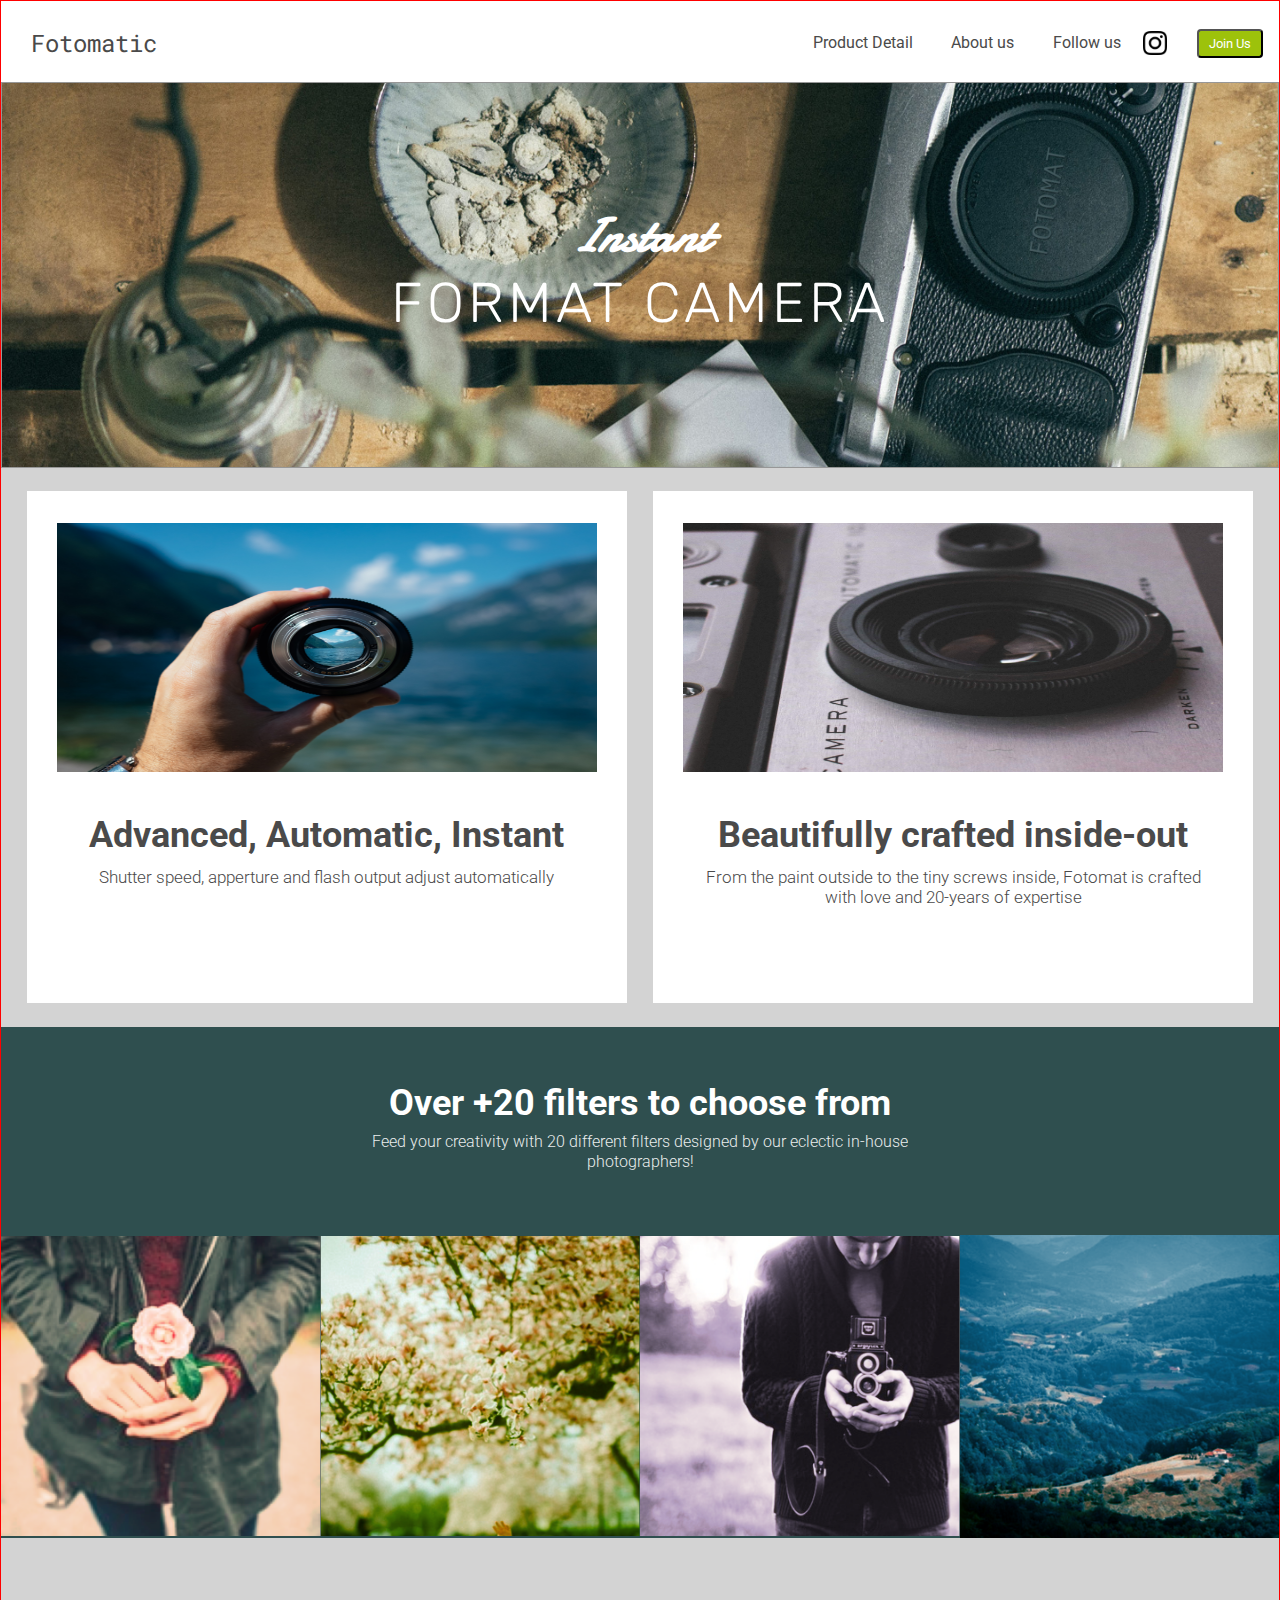
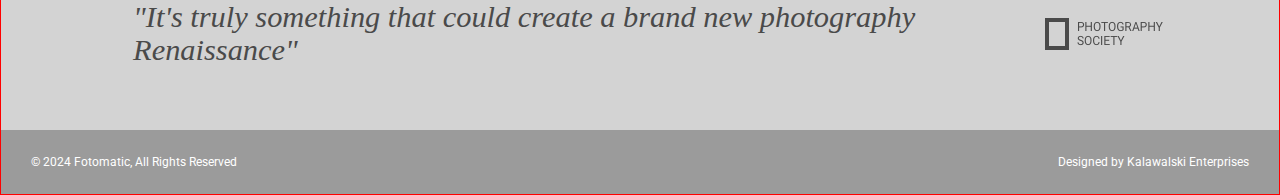
<file: index.html>
<!DOCTYPE html>
<html>
    <head>
        <link rel="stylesheet" href="fotostyle.css">
        <link rel="stylesheet" href="fototab.css">
        <link rel="stylesheet" href="fotomob.css">
        <link href="https://fonts.googleapis.com/css?family=Damion" rel="stylesheet">
        <link href="https://fonts.googleapis.com/css?family=Rubik" rel="stylesheet">
        <link href="https://fonts.googleapis.com/css2?family=Roboto:ital,wght@0,100;0,300;0,400;0,500;0,700;0,900;1,100;1,300;1,400;1,500;1,700;1,900&display=swap" rel="stylesheet">
        <link href="https://fonts.googleapis.com/css2?family=Roboto+Mono:ital,wght@0,100..700;1,100..700&display=swap" rel="stylesheet">
        <meta name="viewport" content="width=device-width, initial-scale=1.0">
        <title>Fabulous Fotomatic Photography</title>
    </head>
    <body>
<!-------------------------------------------Header------------------------------------------------------>
        <header> 
            <div class="logo hide">Fotomatic</div>                   
            <nav>
                <div class="links">
                    <a href="#" class="mobile"><img src="./images/ic-logo.svg"></a>
                    <a href="#" class="hide">Product Detail</a>
                    <a href="#" class="mobile"><img src="./images/ic-product-detail.svg"></a>
                    <a href="#" class="hide">About us</a> 
                    <a href="#" class="mobile"><img src="./images/ic-about-us.svg"></a>
                    <a href="#" class="hide">Follow us</a>   
                    <img src="./images/instagram.png" class="sec1img hide">
                    <button class="join mobile">Join Us</button>
                </div>            
             </nav>
        </header>
<!------------------------------------------Section 1---------------------------------------------------->        
        <main>
            <div class="section1">
                <div class="box">
                    <h2>Instant</h2>
                    <h1>FORMAT CAMERA</h1>
                    <div class="bannertxt">
                        <p>Email us to request a demo and be in our waiting list for <b>February 2025</b> release!</p>
                    </div>
                    <button class="waitlist">Join the waiting list</button>
                </div>          
            </div>
<!------------------------------------------Section 2---------------------------------------------------->               
            <div class="section2">
                <div class="box mobile">
                    <image>
                        <img src="./images/feature-1.png" class="sec2img">
                    </image>
                    <h1 class="boxh1">Advanced, Automatic, Instant</h1>
                    <h3 class="boxh3">Shutter speed, apperture and flash output adjust automatically</h3>                   
                </div>
                <div class="box">
                    <image>
                        <img src="./images/feature-2.png" class="sec2img">
                    </image>
                    <h1 class="boxh1">Beautifully crafted inside-out</h1>
                    <h3 class="boxh3">From the paint outside to the tiny screws inside, Fotomat is crafted<br>with love and 20-years of expertise</h3>
                </div>
            </div>
<!------------------------------------------Section 3---------------------------------------------------->   
            <div class="section3">
                <h1>Over +20 filters to choose from</h1>
                <h3>Feed your creativity with 20 different filters designed by our eclectic in-house<br>photographers!</h3>
                <image>
                        <img src="./images/filter-1.png" class="sec3img">
                        <img src="./images/filter-2.png" class="sec3img">
                        <img src="./images/filter-3.png" class="sec3img">
                        <img src="./images/filter-4.png" class="sec3img hide">
                </image>
            </div>
<!------------------------------------------Section 4---------------------------------------------------->   
            <div class="section4">
                <p><em>"It's truly something that could create a brand new photography Renaissance"</em></p>
                <img src="./images/photography-logo.png" class="sec4img">
            </div>
<!------------------------------------------Section 5---------------------------------------------------->   
            <footer>
                <div class="footnote1">&copy; 2024 Fotomatic, All Rights Reserved</div>
                <div class="footnote2">Designed by Kalawalski Enterprises</div>
            </footer>           
        </main>
    </body>
</html>
</file>
<file: fotostyle.css>
* {
  align-items: center;
  flex-shrink: 1;
  flex-flow: wrap;
  margin: 0;
  align-content: center;
}
html {
  font-size: 16px;
} 

/*                  Header                 */

header {
  display: flex;
  position: fixed;
  width: 100%;
  height: 5.25rem;
  background-color: white;
  border-bottom: 1px solid #979797;
  opacity: 1;
  z-index: 10;
}

nav {
  position: fixed;
  width: 100%;
  display: inline-flex;
  flex-direction: row;
  flex-shrink: 3;
  justify-content: flex-end;
  align-items: center;
  align-content: center;
}

.mobile {
  display: none;
}

.logo {
  display: flex;
  position: absolute;
  margin-left: 1.875rem;
  font-family: 'Roboto mono';
  color: #4a4a4a;
  font-size: 1.5rem;
}

.links {
  display: inline-flex;
  flex-shrink: 3;
  font-size: 1rem;
  line-height: 1.6;
  font-family: 'Roboto';
}

.sec1img {
  display: flex;
  height: 1.5rem;
  margin-right: 1.875rem;
  margin-left: -1.25rem;
}

.links a {
  margin: 0 1.875rem;
  text-decoration: none;
  color: #4a4a4a;
}

.join {
  display: none;
  font-family: "Roboto";
  background-color: #9dc20b;
  padding: 5px 10px;
  border-radius: 0.25rem;
  color: white;
}

/*                Section 1             */

.box {
  display: flex;
  flex-flow: column;
  justify-content: center;
  position: relative;
  height: 43.75rem;
  width: 43.75rem;
  background-color: white;
  text-align: center;
}

.section1 {
  display: flex;
  flex-direction: row;
  justify-items: center;
  position: relative;
  height: 70rem;
  background-image: url(./images/banner-landingpage.jpg);
  background-size: cover;
}

.section1 .box {
  display: flexbox;
  flex-flow: column;
  background-color: #9dc20a;
  color: white;
  align-content: center;
  width: 40%;
  height: 47%;
  margin-left: 8%;
  border: 1px solid #979797;
  border-radius: 10px;
  font-family: 'Roboto';
  line-height: 1.6;
  min-width: 31.8125rem;

}

.section1 h2 {
  font-family: 'Damion';
  font-size: 3rem;
  font-style: italic;
  letter-spacing: 1px;
  margin-top: 0.8rem;
}

.section1 h1 {
  font-family: 'Rubik';
  font-size: 3.5rem;
  font-weight: lighter;
  letter-spacing: 0.25rem;
  margin-top: -1rem;
  margin-bottom: 1rem;
}

.bannertxt {
  display: flex;
  text-align: center;
  font-size: 1.45rem;
  width: 65%;
}

.waitlist {
  width: 29rem;
  height: 4rem;
  color: white;
  background-color: #4a4a4a;
  border-radius: 0.25rem;
  margin-top: 2rem;
  margin-bottom: 3.5rem;
  font-family: 'Roboto';
  font-size: 1.45rem;
}

.waitlist:hover {
  cursor: pointer;
  font-size: 1.5rem;
}

.waitlist:active {
  cursor: pointer;
  background-color: #313131;
  font-size: 1.45rem;
}

/*                Section 2            */

.section2 {
  display: flex;
  width: 100%;
  flex-flow: row;
  justify-content: space-evenly;
  align-content: space-evenly;
  height: 53rem;
  background-color: lightgray;
}

.boxh1 {
  color: #4a4a4a;
  font-size: 2.25rem;
  font-family: 'Roboto';
  font-weight: bold;
  line-height: 1.4;
  margin-top: 2.5rem;
}

.boxh3 {
  color: #4a4a4a;
  font-size: 1.05rem;
  font-family: 'Roboto';
  font-weight: 300;
  line-height: 1.2;
}

.section2 .box {
  display: flex;
  flex-direction: column;
  justify-content: flex-start;
}

.sec2img {
  display: flex;
  width: 90%;
  height: 65%;
  min-width: 300px;
  margin-top: 32px;
}

/*                 Section 3               */

.section3 {
  display: flex;
  width: 100%;
  flex-direction: column wrap;
  justify-content: space-around;
  background-color: darkslategray;
  text-align: center;
  padding-bottom: 6rem;
}

.section3 h1 {
  margin: auto;
  color: white;
  opacity: 1;
  font-size: 2.25rem;
  font-family: 'Roboto';
  font-weight: bold;
  margin-top: 6rem;
  line-height: 1.6;
}

.section3 h3 {
  position: relative;
  color: white;
  width: 100%;
  font-size: 1rem;
  font-family: 'Roboto';
  font-weight: 300;
  opacity: 0.9;
  line-height: 1.2;
  padding-bottom: 5rem;
}

 .sec3img {
  display: inline-flexbox;
  justify-content: space-between;
  flex-flow: row wrap;
  width: 20%;
  height: auto;
 }

/*              Section 4           */

.section4 {
  display: flex;
  justify-content: center;
  width: 100%;
  height: 12rem;
  background-color: lightgray;
}

.section4 p {
  display: inline-flex;
  position: relative;
  color: #4a4a4a;
  font-size: 2rem;
  font-family: Palatino;
  line-height: 1.1;
}

.sec4img {
  display: inline-flex;
  margin-left: 1.875rem;
}

/*               Footer              */

footer {
  display: flex;
  align-content: center;
  width: 100%;
  height: 4rem;
  background-color: #9b9b9b;
}

.footnote1 {
  position: absolute;
  align-content: center;
  margin-left: 1.875rem;
  color: white;
  font-size: 0.75rem;
  font-family: Roboto;
}

.footnote2 {
  display: inline-flex;
  align-content: center;
  padding-right: 1.875rem;
  width: 100%;
  justify-content: flex-end;
  color: white;
  font-size: 0.75rem;
  font-family: Roboto;
}
</file>
<file: fototab.css>
@media only screen and (min-width: 925px) and (max-width: 1500px) {

/*                    NAV                 */
    html {
        border: 1px solid red;
    }

    nav {
        position: static;
    }
    
    header {
        position: static;
    }

    .join {
        display: inline-block;
        margin-right: 1rem;
    }

    .links a {
        margin: 0 1.2rem;
    }

    .sec1img{
        margin-left: 0.2rem;
    }

/*                Section 1             */

    .section1 .box {
        width: 100%;
        margin-top: 10rem;
        margin: auto;
        height: 24rem; 
        border-radius: 0px;
        background-repeat: no-repeat;
        background-position: center;
        background-size: cover;
        background-image: url(./images/banner-landingpage.jpg);
        background-color: transparent;
    }

    .bannertxt {
        display: none;
    }

    .waitlist {
        display: none;
    }

    .section1{
        margin-top: -0.2rem;
        background-color: lightgrey;
        width: 100%;
        height: 24rem;
        display: flex;
        position: relative;
        background-image: none;
        background-color: transparent;
    }

    .section2 {
        height: 35rem;
        flex-flow: column wrap;
    }

    .section2 .box {
        width: 47%;
        height: 24rem;
        padding-bottom: 8rem;
    }

    .boxh1 {
        line-height: 1.3;
        padding-bottom: 0.5rem;
    }

    .section3 {
        padding-bottom: 0;
    }

    .section3 h1 {
        margin-top: 3rem;
        padding-top: 0rem;
    }

    .section3 h3 {
        margin-bottom: -1rem;
    }

    .sec3img {
        width: 25%;
    }

    .section4 {
        display: inline-flex;
        flex-direction: row;
    }   

    .section4 p {
        display: flexbox;
        width: 69%;
        margin-left: 1rem;
        font-size: 1.9rem;
    }

   .sec4img{ 
        display: inline-flex;      
   }
}
</file>
<file: fotomob.css>
@media only screen and (max-width: 30rem) {

    .mobile {
        display: flex;
    }

    .hide {
        display: none;
    }

    * {
        max-width: 100%;
        overflow-x: hidden;
    }
 /*                    NAV                 */
 html {
    max-width: 100%;
    background-color: lightgray;
 }

 nav {
    width: 100%;
    position: static;
}

header {
    display: static;
    height: 3.5rem;
    width: 100%;
}

.join {
    display: inline-block;
    margin-right: 2rem;
}
 .links {
    width: 100%;
    justify-content: space-between;
    align-content: space-between;
 }

 /*                Section 1             */

 .section1{
    margin-top: -0.2rem;
    background-color: lightgrey;
    height: 30rem;
    display: flex;
    position: relative;
    background-image: none;
    background-color: transparent;
    align-content: flex-start;
    justify-content: center;
    overflow-y: hidden;
}

 .section1 .box {
    border: 1px solid red;
    padding-bottom: 45rem;
    margin: auto;
    height: auto;
    background-repeat: no-repeat;
    background-position: -50rem 3rem;
    background-image: url(./images/banner-landingpage.jpg);
    background-color: transparent;
}

.section1 .box h2 {
    width: 100%;
    text-align: center;
    margin-top: 12.5rem;
    font-size: 2.8rem;
    font-style: normal;
    letter-spacing: 2px;
}

.section1 .box h1 {
    width: 100%;
    text-align: center;
    font-size: 2.3rem;
}

.bannertxt {
    display: none;
}

.waitlist {
    display: none;
}

.section1 {
    background-color: lightgrey;
    width: 30rem;
    display: flex;
    position: relative;
    background-image: none;
    background-color: transparent;
}

.section2 {
    width: 34rem;
    margin-bottom: -1rem;
    flex-flow: column;
    justify-content: center;
    align-content: center;
}

.section2 .box {
    width: 100%;
    height: auto;
}

.section2 .mobile {
    background-color: lightgray;
}

.boxh1 {
    text-align: center;
    font-size: 1.5rem;
    line-height: 1;
    padding-bottom: 20px;
    overflow: hidden;
}

.boxh3 {
    text-align: center;
    font-size: 1rem;
    padding-bottom: 30px;
    overflow: hidden;
}

.section3 {
    padding-bottom: 0.15rem;
}

.section3 h1 {
    font-size: 1.5rem;
    font-weight: normal;
    margin-top: 3rem;
    line-height: 2rem;
    margin-bottom: 1rem;
}

.section3 h3 {
    padding-bottom: 2rem;
}

.sec3img {
    width: 33%;
}

.section4 {
    height:fit-content;
}

.section4 p {
    text-align: center;
    font-size: 1.8rem;
    padding-bottom: 1rem;
    padding-top: 1rem;
    line-height: 1.4;
}

.section4 img {
    padding-bottom: 1rem;
}

.footnote1 , .footnote2 {
    font-size: 9px;
}
}
</file>
